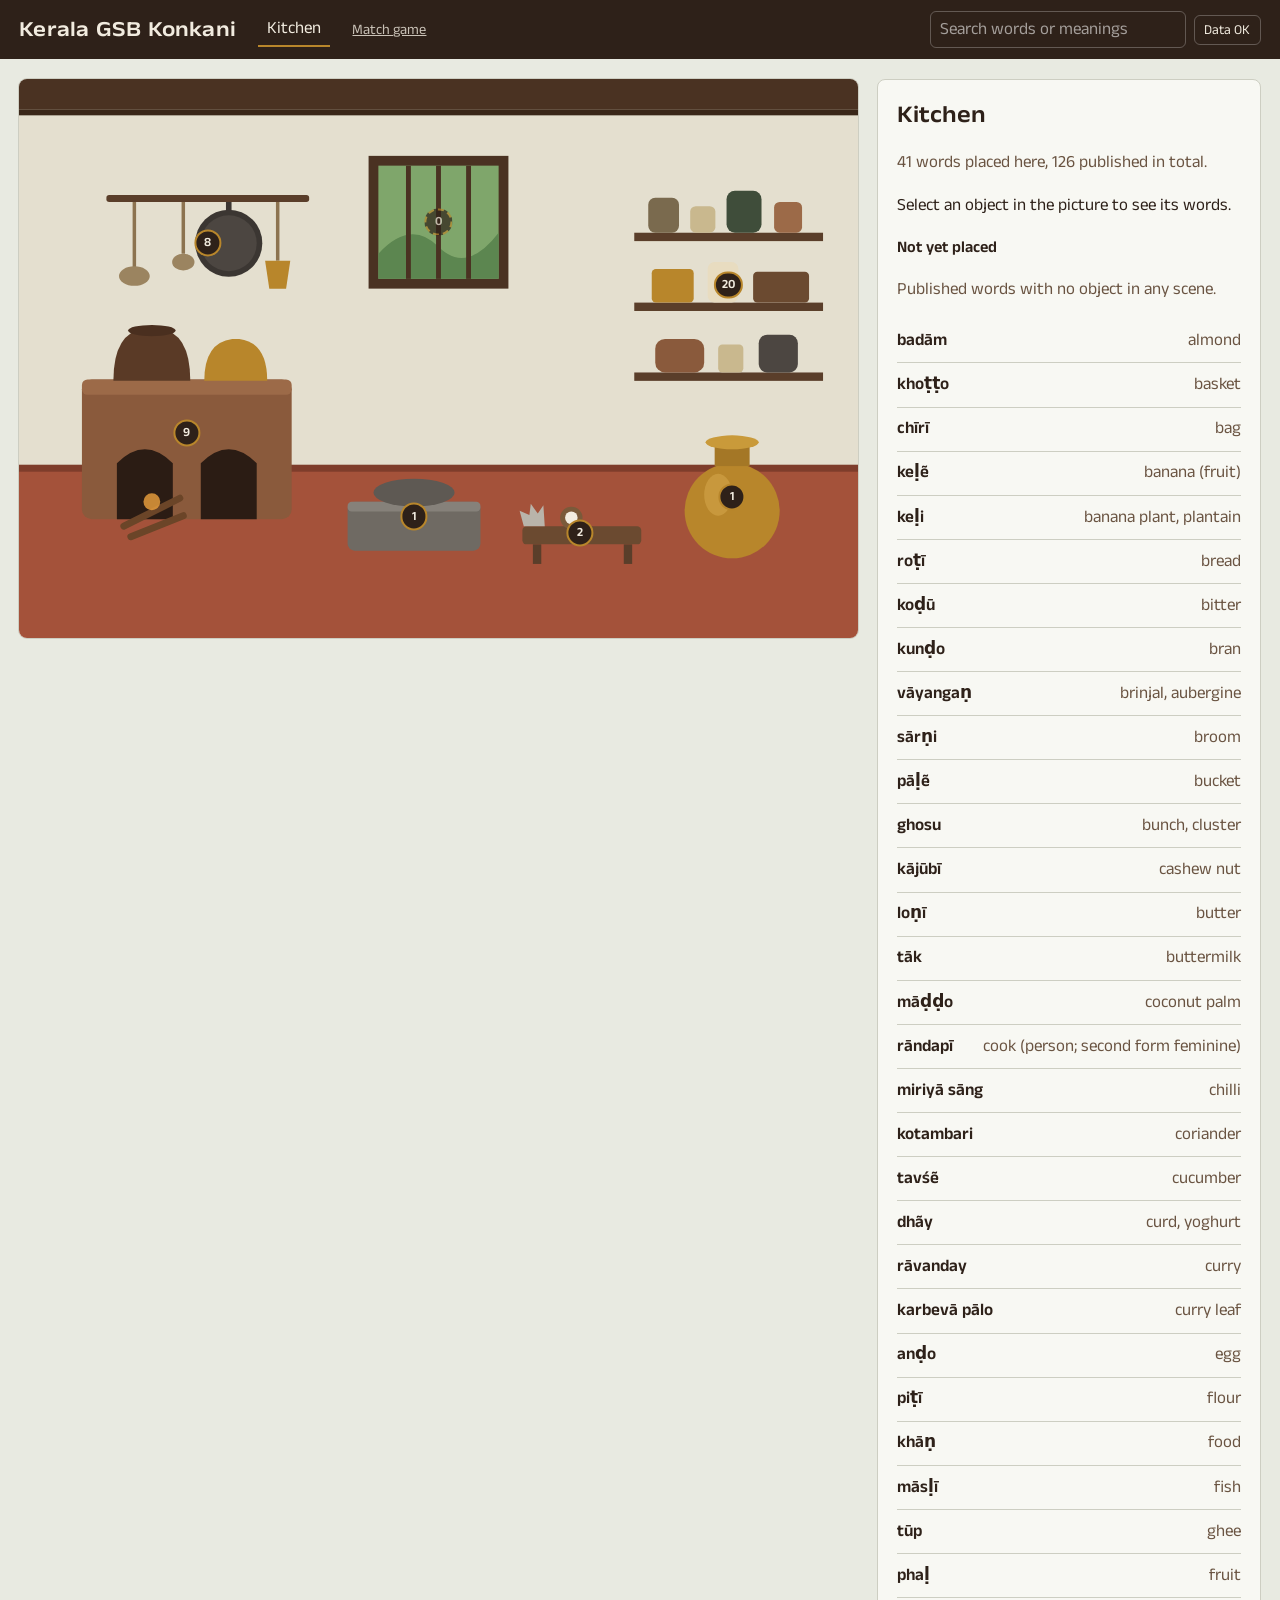
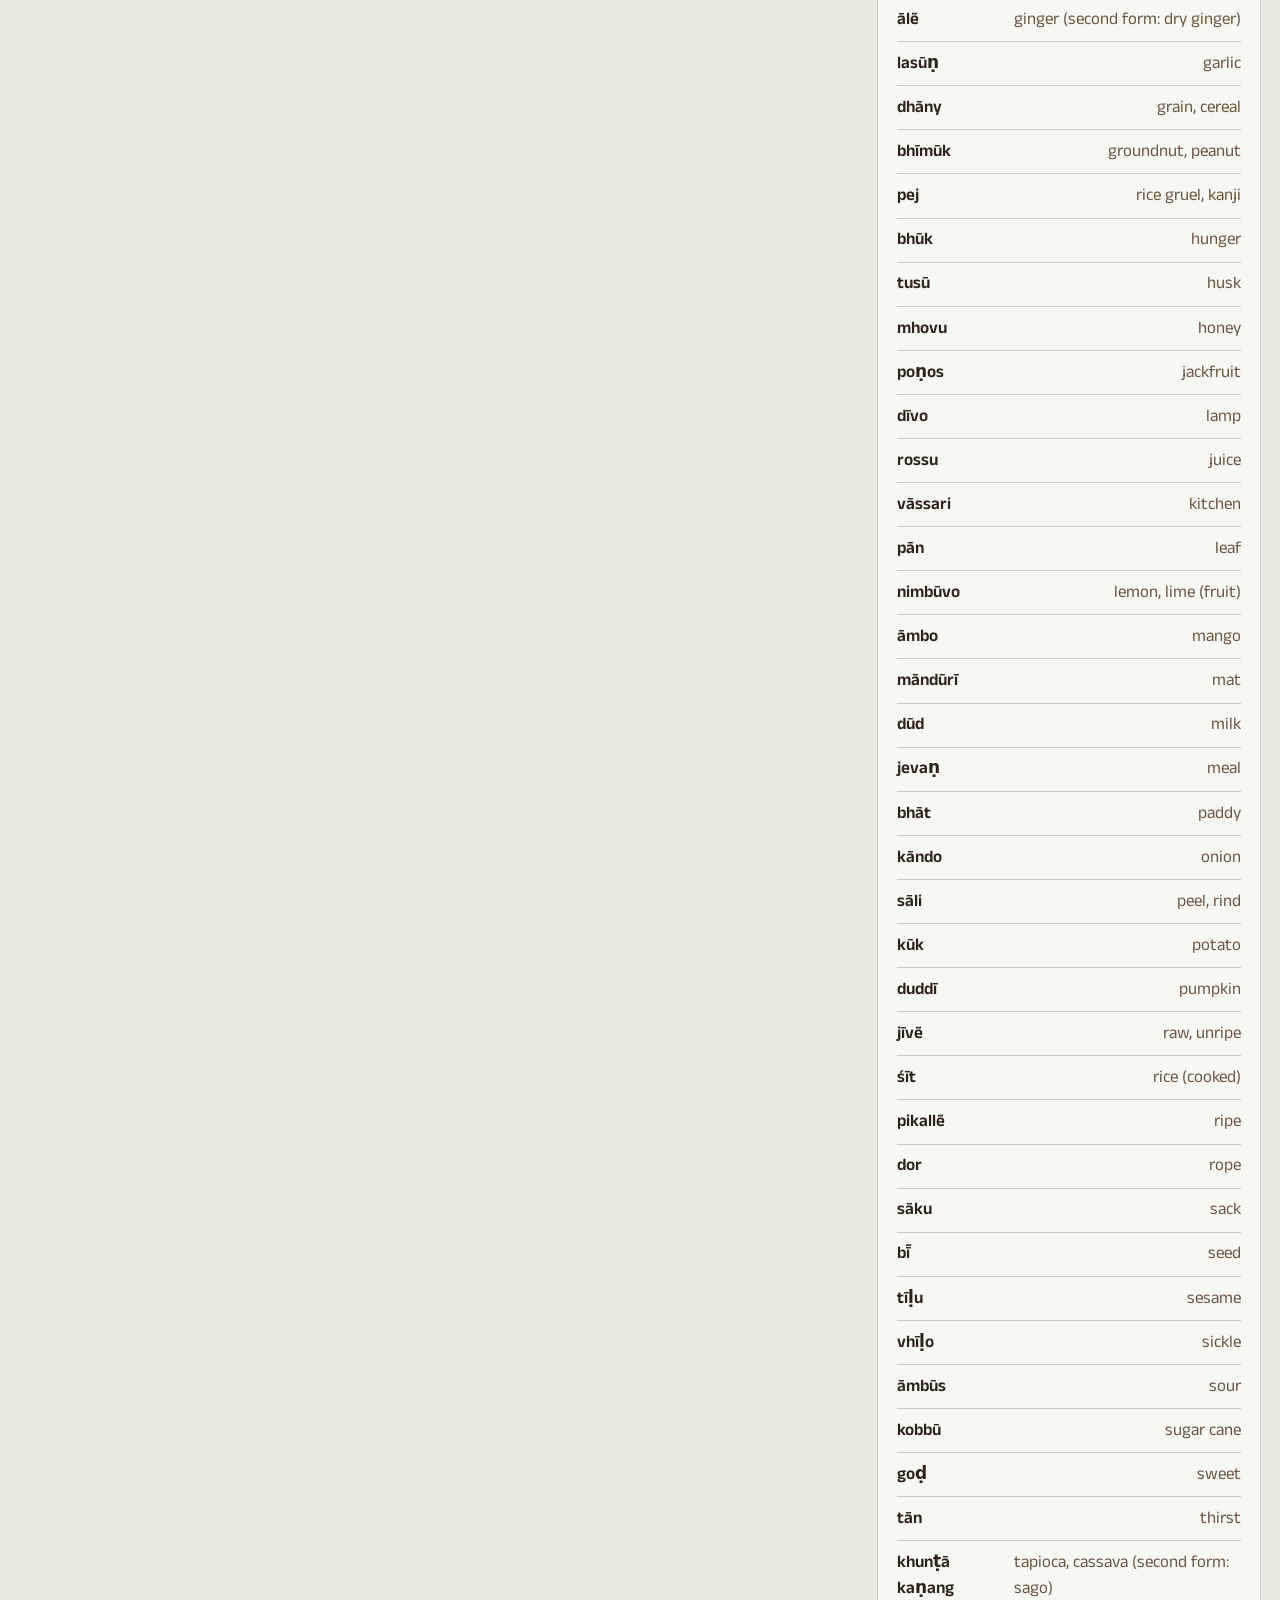
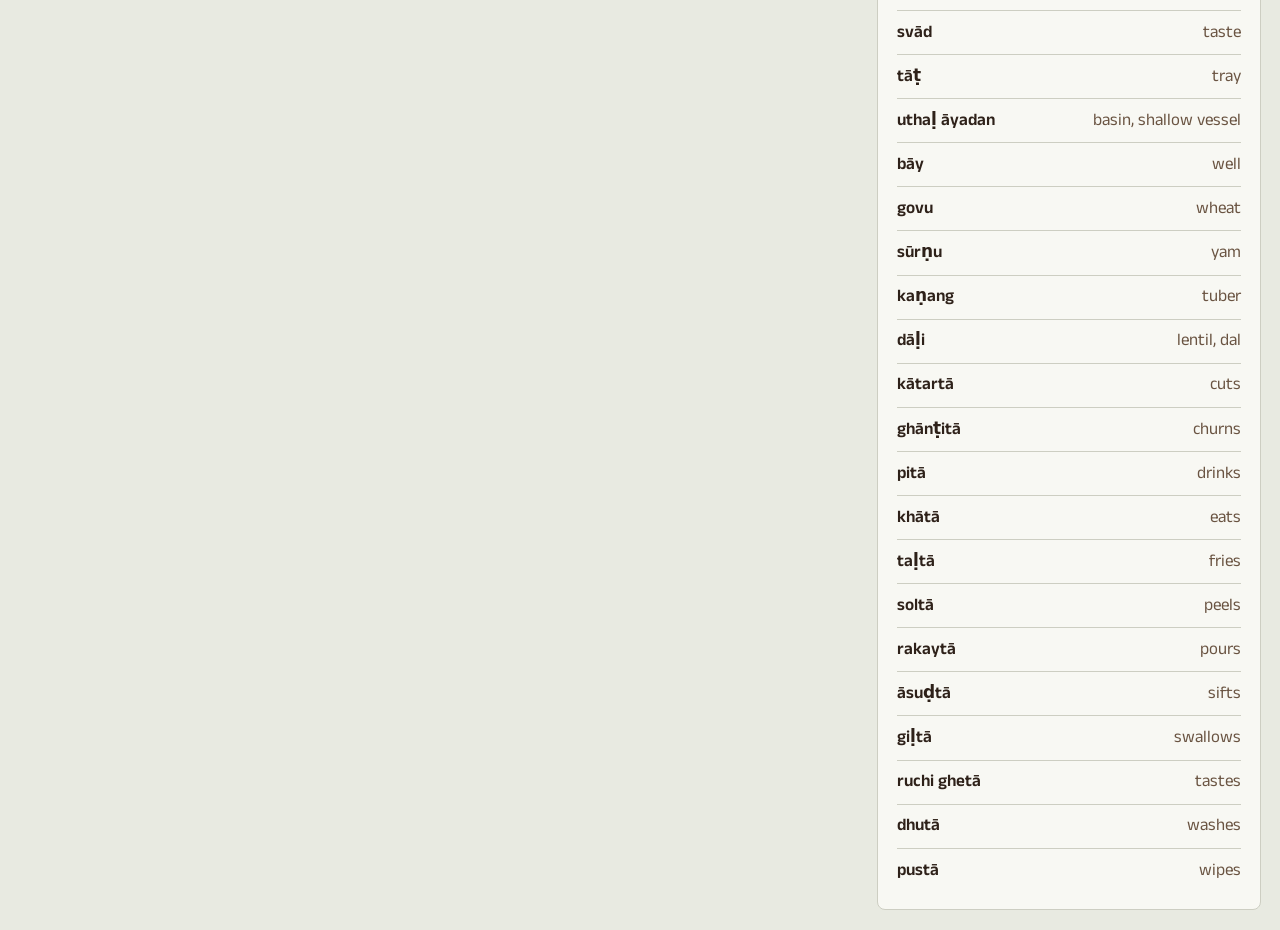
<file: index.html>
<!DOCTYPE html>
<html lang="en">
<head>
<meta charset="utf-8">
<meta name="viewport" content="width=device-width, initial-scale=1, viewport-fit=cover">
<title>Kerala GSB Konkani explorer</title>
<link rel="preconnect" href="https://fonts.googleapis.com">
<link rel="stylesheet" href="https://fonts.googleapis.com/css2?family=Anek+Malayalam:wdth,wght@75..125,300..700&family=Anek+Devanagari:wght@400;600&family=Anek+Kannada:wght@400;600&display=swap">
<link rel="stylesheet" href="styles.css">
<style>
  header { background: var(--head-bg); color: var(--head-fg); padding: .7rem 1.2rem; display: flex; flex-wrap: wrap; gap: .6rem 1.4rem; align-items: center; }
  header h1 { margin: 0; font-size: 1.35rem; font-weight: 600; font-stretch: 112%; letter-spacing: .01em; }
  .scenes { display: flex; gap: .3rem; }
  .scenes button { background: none; border: 0; color: var(--head-fg); opacity: .65; padding: .25rem .55rem; border-bottom: 2px solid transparent; }
  .scenes button[aria-pressed="true"] { opacity: 1; border-bottom-color: var(--brass); }
  .search { margin-left: auto; display: flex; gap: .5rem; align-items: center; }
  .search input { width: min(16rem, 60vw); background: transparent; color: var(--head-fg); border: 1px solid #ffffff40; border-radius: 6px; padding: .3rem .6rem; }
  .search input::placeholder { color: #ffffff90; }
  #issuesBtn { background: none; border: 1px solid #ffffff40; color: var(--head-fg); border-radius: 6px; padding: .25rem .6rem; font-size: .85rem; }
  #issuesBtn.has { border-color: var(--brass); color: var(--brass); }
  main { display: grid; grid-template-columns: minmax(0, 1fr) 24rem; gap: 1.2rem; padding: 1.2rem; max-width: 1500px; margin: 0 auto; }
  @media (max-width: 900px) { main { grid-template-columns: 1fr; } }
  .stage { position: relative; align-self: start; border-radius: 8px; overflow: hidden; box-shadow: 0 0 0 1px var(--line); background: var(--paper); }
  .stage img { display: block; width: 100%; height: auto; }
  .stage svg { position: absolute; inset: 0; width: 100%; height: 100%; }
  .hs { fill: transparent; stroke: transparent; stroke-width: 2; vector-effect: non-scaling-stroke; cursor: pointer; transition: fill .15s, stroke .15s; }
  .stage:hover .hs { stroke: color-mix(in srgb, var(--brass) 55%, transparent); stroke-dasharray: 5 4; }
  .hs:hover, .hs:focus { fill: color-mix(in srgb, var(--brass) 22%, transparent); stroke: var(--brass); stroke-dasharray: none; outline: none; }
  .hs.active { fill: color-mix(in srgb, var(--brass) 30%, transparent); stroke: var(--brass); stroke-width: 3; stroke-dasharray: none; }
  .count { position: absolute; transform: translate(-50%, -50%); pointer-events: none; background: var(--head-bg); color: var(--head-fg); border: 2px solid var(--brass); font-size: .78rem; font-weight: 600; min-width: 1.7rem; height: 1.7rem; border-radius: 1rem; display: grid; place-items: center; padding: 0 .35rem; }
  .count.zero { border-style: dashed; opacity: .7; }
  aside { background: var(--paper); border: 1px solid var(--line); border-radius: 8px; padding: 1.1rem 1.2rem; align-self: start; min-height: 20rem; }
  aside h2 { margin: 0 0 .2rem; font-size: 1.5rem; font-weight: 600; font-stretch: 108%; }
  aside h3 { margin: 1.1rem 0 .3rem; font-size: 1rem; font-weight: 600; }
  .back { background: none; border: 0; padding: 0; color: var(--leaf); margin-bottom: .6rem; }
  .list { list-style: none; padding: 0; margin: .6rem 0 0; }
  .list li + li { border-top: 1px solid var(--line); }
  .list button { width: 100%; text-align: left; background: none; border: 0; padding: .55rem 0; display: flex; justify-content: space-between; gap: 1rem; }
  .list button:hover .hw { color: var(--leaf); }
  .hw { font-weight: 600; }
  .word-head { font-size: 2rem; font-weight: 600; line-height: 1.15; margin: 0; font-stretch: 110%; }
  .scripts { display: flex; flex-wrap: wrap; gap: .2rem 1rem; font-size: 1.15rem; margin: .4rem 0; }
  .deva { font-family: var(--font-deva); } .knda { font-family: var(--font-knda); }
  .ipa { font-family: "Charis SIL", "Doulos SIL", "Gentium Plus", serif; }
  dl { margin: 0; display: grid; grid-template-columns: max-content 1fr; gap: .25rem .9rem; }
  dt { color: var(--ink-2); } dd { margin: 0; }
  .conf { display: inline-block; font-size: .8rem; padding: .05rem .5rem; border-radius: 1rem; margin-left: .4rem; vertical-align: .1em; }
  .conf.attested { background: var(--leaf); color: var(--paper); }
  .conf.proposed { background: color-mix(in srgb, var(--brass) 25%, transparent); color: var(--ink); border: 1px solid var(--brass); }
  .conf.speculative { border: 1px dashed var(--ink-2); color: var(--ink-2); }
  .thumb { display: block; width: 100%; max-width: 14rem; aspect-ratio: 1; object-fit: cover; border-radius: 8px; margin-top: .8rem; }
  .play { display: inline-flex; align-items: center; gap: .4rem; }
  .issue { padding: .45rem 0; border-top: 1px solid var(--line); font-size: .92rem; }
  .issue b { display: block; font-weight: 600; }
  .loader { max-width: 34rem; margin: 3rem auto; background: var(--paper); border: 1px solid var(--line); border-radius: 8px; padding: 1.5rem; }
  .loader h2 { margin-top: 0; }
  .sr { position: absolute; width: 1px; height: 1px; overflow: hidden; clip: rect(0 0 0 0); }
</style>
</head>
<body>
<header>
  <h1 id="title">Kerala GSB Konkani</h1>
  <nav class="scenes" id="sceneTabs" aria-label="Scenes"></nav>
  <a href="play.html" style="color:var(--head-fg);opacity:.8;font-size:.9rem">Match game</a>
  <div class="search">
    <label for="q" class="sr">Search words</label>
    <input id="q" type="search" placeholder="Search words or meanings">
    <button id="issuesBtn" hidden></button>
  </div>
</header>
<div id="app"></div>
<script src="config.js"></script>
<script src="lib.js"></script>
<script>
const cfg = window.EXPLORER_CONFIG;
const { esc } = Lib;
let D, issues = [], words = [], scene, hotById = new Map(), activeHs = null, audio;
document.getElementById("title").textContent = cfg.title;

const app = document.getElementById("app");

async function start() {
  try { init(await Lib.loadAll(cfg)); }
  catch (e) { showLoader(e); }
}

function showLoader(e) {
  app.innerHTML = `<div class="loader">
    <h2>Load the data files</h2>
    <p>The explorer couldn’t fetch its data (${esc(e.message)}). This happens when the page is opened straight from disk, or when a Google Sheets link in <code>config.js</code> is wrong.</p>
    <p>Select <b>lexicon.csv</b>, <b>hotspots.csv</b> and <b>scenes.csv</b> together to view them now.</p>
    <input type="file" id="files" accept=".csv" multiple>
    <p id="loadErr" class="err"></p></div>`;
  document.getElementById("files").onchange = async ev => {
    const got = {};
    for (const f of ev.target.files) {
      const n = f.name.toLowerCase();
      const key = n.includes("lexicon") ? "lexicon" : n.includes("hotspot") ? "hotspots" : n.includes("scene") ? "scenes" : null;
      if (key) got[key] = Lib.parseCSV(await f.text());
    }
    const missing = ["lexicon", "hotspots", "scenes"].filter(k => !got[k]);
    if (missing.length) { document.getElementById("loadErr").textContent = `Still missing: ${missing.join(", ")}.csv`; return; }
    init(got);
  };
}

function init(data) {
  D = data;
  issues = Lib.validate(D);
  words = D.lexicon.filter(w => (w.status || "").toLowerCase() === "published");
  D.hotspots.forEach(h => { h.points = Lib.parsePolygon(h.polygon); hotById.set(h.hotspot_id, h); });
  D.scenes.sort((a, b) => (+a.order || 0) - (+b.order || 0));
  const btn = document.getElementById("issuesBtn");
  btn.hidden = false;
  btn.textContent = issues.length ? `${issues.length} data issue${issues.length > 1 ? "s" : ""}` : "Data OK";
  btn.classList.toggle("has", issues.length > 0);
  btn.onclick = showIssues;
  const tabs = document.getElementById("sceneTabs");
  tabs.innerHTML = D.scenes.map(s => `<button data-scene="${esc(s.scene_id)}">${esc(s.title || s.scene_id)}</button>`).join("");
  tabs.onclick = e => { const b = e.target.closest("button"); if (b) openScene(b.dataset.scene); };
  document.getElementById("q").oninput = e => e.target.value.trim() ? showSearch(e.target.value.trim()) : showSceneHome();
  if (!D.scenes.length) { app.innerHTML = `<div class="loader"><h2>No scenes yet</h2><p>Add a row to scenes.csv with a scene_id, title and image path.</p></div>`; return; }
  openScene(D.scenes[0].scene_id);
}

const wordsAt = id => words.filter(w => w.hotspot_id === id);

function openScene(id) {
  scene = D.scenes.find(s => s.scene_id === id);
  document.querySelectorAll("#sceneTabs button").forEach(b => b.setAttribute("aria-pressed", b.dataset.scene === id));
  const hs = D.hotspots.filter(h => h.scene_id === id && h.points);
  app.innerHTML = `<main>
    <div class="stage" id="stage">
      <img src="${esc(scene.image)}" alt="${esc(scene.title)} scene">
      <svg viewBox="0 0 1 1" preserveAspectRatio="none" role="group" aria-label="Objects in the ${esc(scene.title)}">
        ${hs.map(h => `<polygon class="hs" data-id="${esc(h.hotspot_id)}" points="${h.points.map(p => p.join(",")).join(" ")}" tabindex="0" role="button" aria-label="${esc(h.label)}, ${wordsAt(h.hotspot_id).length} words"><title>${esc(h.label)}</title></polygon>`).join("")}
      </svg>
      ${hs.map(h => { const [x, y] = Lib.centroid(h.points), n = wordsAt(h.hotspot_id).length;
        return `<span class="count${n ? "" : " zero"}" style="left:${x * 100}%;top:${y * 100}%" aria-hidden="true">${n}</span>`; }).join("")}
    </div>
    <aside id="panel" aria-live="polite"></aside></main>`;
  const svg = app.querySelector("svg");
  svg.onclick = e => { const p = e.target.closest(".hs"); if (p) showHotspot(p.dataset.id); };
  svg.onkeydown = e => { const p = e.target.closest(".hs"); if (p && (e.key === "Enter" || e.key === " ")) { e.preventDefault(); showHotspot(p.dataset.id); } };
  showSceneHome();
}

function setActive(id) {
  activeHs = id;
  app.querySelectorAll(".hs").forEach(p => p.classList.toggle("active", p.dataset.id === id));
}
const panel = () => document.getElementById("panel");

function wordList(list) {
  return `<ul class="list">${list.map(w => `<li><button data-word="${esc(w.word_id)}"><span class="hw">${esc(w.romanized)}</span><span class="muted">${esc(w.meaning.length > 38 ? w.meaning.slice(0, 36) + "…" : w.meaning)}</span></button></li>`).join("")}</ul>`;
}
function bindWords(back) {
  panel().querySelectorAll("[data-word]").forEach(b => b.onclick = () => showWord(b.dataset.word, back));
}

function showSceneHome() {
  setActive(null);
  const ids = new Set(D.hotspots.filter(h => h.scene_id === scene.scene_id).map(h => h.hotspot_id));
  const here = words.filter(w => ids.has(w.hotspot_id)).length;
  const unplaced = words.filter(w => !w.hotspot_id || !hotById.has(w.hotspot_id));
  panel().innerHTML = `<h2>${esc(scene.title)}</h2>
    <p class="muted">${here} word${here === 1 ? "" : "s"} placed here, ${words.length} published in total.</p>
    <p>Select an object in the picture to see its words.</p>
    ${unplaced.length ? `<h3>Not yet placed</h3><p class="muted">Published words with no object in any scene.</p>${wordList(unplaced)}` : ""}`;
  bindWords(showSceneHome);
}

function showHotspot(id) {
  setActive(id);
  const h = hotById.get(id), list = wordsAt(id);
  panel().innerHTML = `<button class="back">‹ ${esc(scene.title)}</button>
    <h2>${esc(h.label)}</h2>
    ${list.length ? wordList(list) : `<p class="muted">No published words for this object yet.</p>`}`;
  panel().querySelector(".back").onclick = showSceneHome;
  bindWords(() => showHotspot(id));
}

function showSearch(q) {
  const s = q.toLowerCase();
  const fields = ["romanized", "malayalam_script", "devanagari", "kannada_script", "meaning", "cmp_mangalore_gsb", "cmp_goan", "cmp_malayalam"];
  const hits = words.filter(w => fields.some(f => (w[f] || "").toLowerCase().includes(s)));
  setActive(null);
  panel().innerHTML = `<h2>Search</h2><p class="muted">${hits.length} result${hits.length === 1 ? "" : "s"} for “${esc(q)}”</p>${wordList(hits)}`;
  bindWords(() => showSearch(q));
}

function showWord(id, back) {
  const w = D.lexicon.find(x => x.word_id === id);
  const h = hotById.get(w.hotspot_id);
  if (h && h.scene_id !== scene.scene_id) { openScene(h.scene_id); }
  if (h) setActive(h.hotspot_id);
  const row = (k, v, cls = "") => v ? `<dt>${k}</dt><dd class="${cls}">${esc(v)}</dd>` : "";
  const conf = (w.confidence || "").toLowerCase();
  const cmp = [["Mangalore GSB", w.cmp_mangalore_gsb], ["Goan", w.cmp_goan], ["Malayalam", w.cmp_malayalam]].filter(c => c[1]);
  panel().innerHTML = `<button class="back">‹ Back</button>
    <p class="word-head">${esc(w.romanized)}</p>
    <div class="scripts">${w.malayalam_script ? `<span lang="ml">${esc(w.malayalam_script)}</span>` : ""}${w.devanagari ? `<span class="deva" lang="kok">${esc(w.devanagari)}</span>` : ""}${w.kannada_script ? `<span class="knda" lang="kn">${esc(w.kannada_script)}</span>` : ""}</div>
    <p class="muted">${w.ipa ? `<span class="ipa">/${esc(w.ipa)}/</span> ` : ""}${esc(w.pos)}</p>
    ${w.audio_file ? `<button class="btn play" id="play">▶ Listen</button> <span id="aerr" class="err"></span>` : ""}
    ${w.thumb ? `<img class="thumb" src="${esc(w.thumb)}" alt="${esc(w.meaning)}" onerror="this.remove()">` : ""}
    <h3>Meaning</h3><p>${esc(w.meaning)}</p>
    ${w.variants ? `<p class="muted">Also: ${esc(w.variants)}</p>` : ""}
    ${w.example_konkani ? `<p><i>${esc(w.example_konkani)}</i><br><span class="muted">${esc(w.example_english)}</span></p>` : ""}
    ${w.etymology ? `<h3>Etymology ${conf ? `<span class="conf ${conf}">${esc(conf)}</span>` : ""}</h3>
      <p>${w.etymology_lang ? `<b>${esc(w.etymology_lang)}.</b> ` : ""}${esc(w.etymology)}</p>
      ${w.source ? `<p class="muted">Source: ${esc(w.source)}</p>` : ""}` : ""}
    ${cmp.length ? `<h3>Compare</h3><dl>${cmp.map(c => row(c[0], c[1])).join("")}</dl>` : ""}
    ${w.speaker_region ? `<p class="muted">Speaker region: ${esc(w.speaker_region)}</p>` : ""}`;
  panel().querySelector(".back").onclick = back;
  const p = document.getElementById("play");
  if (p) p.onclick = () => {
    if (audio) audio.pause();
    audio = new Audio(cfg.audioBase + w.audio_file);
    audio.onerror = () => document.getElementById("aerr").textContent = `Audio file not found: ${cfg.audioBase}${w.audio_file}`;
    audio.play().catch(() => {});
  };
}

function showIssues() {
  setActive(null);
  panel().innerHTML = `<button class="back">‹ ${esc(scene ? scene.title : "Back")}</button><h2>Data check</h2>
    ${issues.length ? `<p class="muted">Fix these in the sheet. Rows with problems still load where possible.</p>${issues.map(i => `<div class="issue"><b>${esc(i.where)}</b>${esc(i.msg)}</div>`).join("")}` : `<p>No problems found in the three sheets.</p>`}
    <h3>Media files</h3><p class="muted">Checks that every published word’s audio and thumbnail files exist. Needs the site to be hosted, not opened from disk.</p>
    <button class="btn" id="chkAudio">Check media files</button><div id="audioRes"></div>`;
  panel().querySelector(".back").onclick = showSceneHome;
  document.getElementById("chkAudio").onclick = async () => {
    const res = document.getElementById("audioRes"); res.textContent = "Checking…";
    const files = [];
    words.forEach(w => { if (w.audio_file) files.push([w, cfg.audioBase + w.audio_file]); if (w.thumb) files.push([w, w.thumb]); });
    const missing = [];
    await Promise.all(files.map(async ([w, url]) => {
      try { const r = await fetch(url, { method: "HEAD" }); if (!r.ok) missing.push([w, url]); } catch { missing.push([w, url]); }
    }));
    res.innerHTML = missing.length ? `<p class="err">${missing.length} of ${files.length} missing:</p>${missing.map(([w, u]) => `<div class="issue">${esc(w.word_id)}: ${esc(u)}</div>`).join("")}` : `<p>All ${files.length} media files found.</p>`;
  };
}
start();
</script>
</body>
</html>
</file>
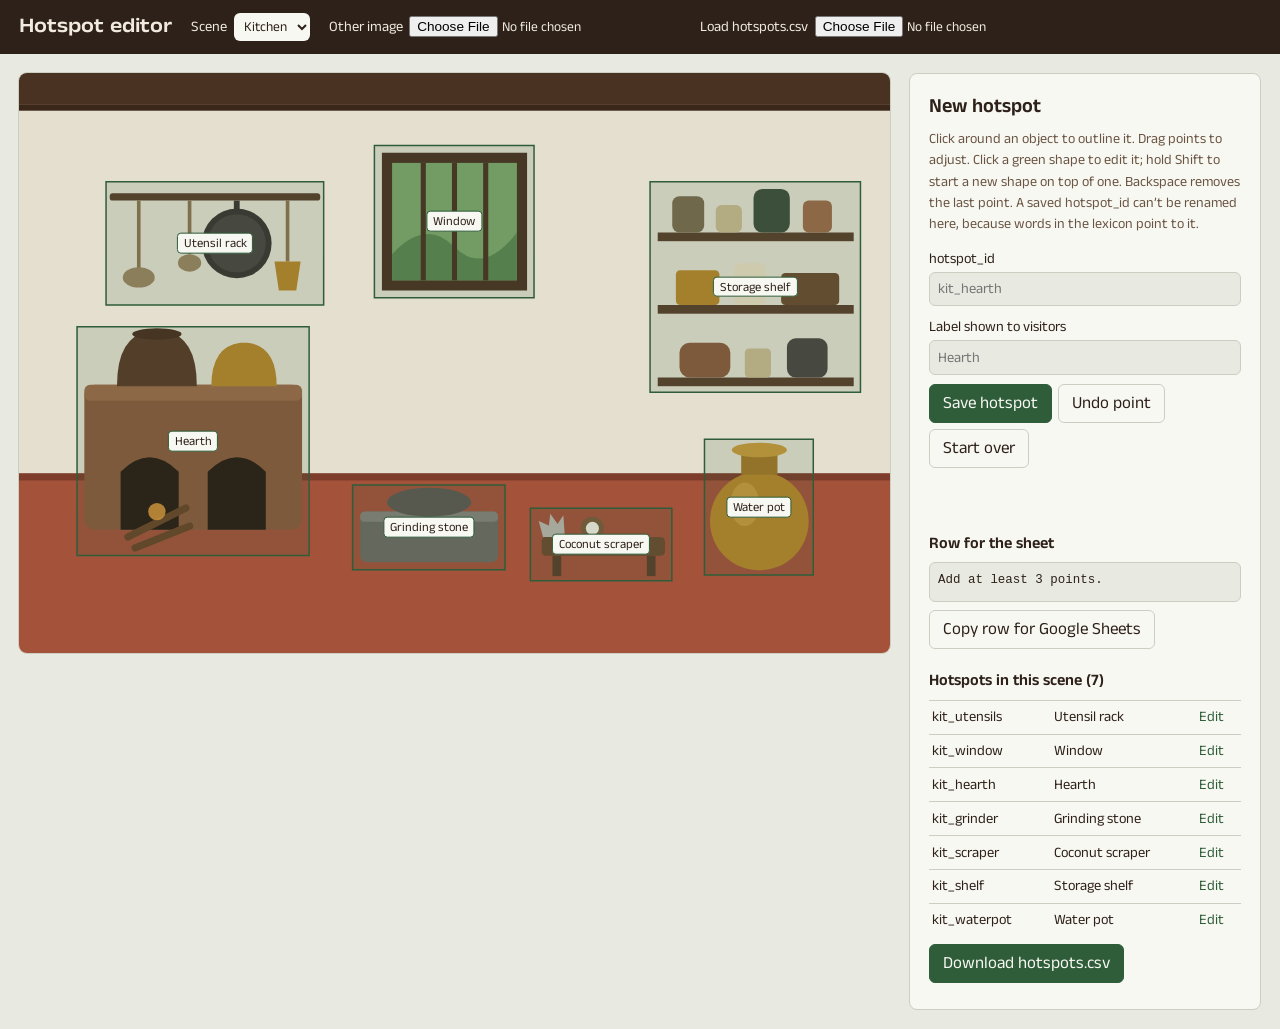
<file: editor.html>
<!DOCTYPE html>
<html lang="en">
<head>
<meta charset="utf-8">
<meta name="viewport" content="width=device-width, initial-scale=1, viewport-fit=cover">
<title>Hotspot editor</title>
<link rel="preconnect" href="https://fonts.googleapis.com">
<link rel="stylesheet" href="https://fonts.googleapis.com/css2?family=Anek+Malayalam:wdth,wght@75..125,300..700&display=swap">
<link rel="stylesheet" href="styles.css">
<style>
  header { background: var(--head-bg); color: var(--head-fg); padding: .7rem 1.2rem; display: flex; flex-wrap: wrap; gap: .6rem 1.2rem; align-items: center; }
  header h1 { margin: 0; font-size: 1.3rem; font-weight: 600; font-stretch: 112%; }
  header label { font-size: .9rem; display: flex; gap: .4rem; align-items: center; }
  header select, header input[type=file] { font-size: .85rem; }
  header select { background: var(--paper); color: var(--ink); border-radius: 6px; border: 0; padding: .2rem .4rem; }
  main { display: grid; grid-template-columns: minmax(0, 1fr) 22rem; gap: 1.2rem; padding: 1.2rem; max-width: 1500px; margin: 0 auto; }
  @media (max-width: 900px) { main { grid-template-columns: 1fr; } }
  .stage { position: relative; align-self: start; border-radius: 8px; overflow: hidden; box-shadow: 0 0 0 1px var(--line); cursor: crosshair; user-select: none; touch-action: none; background: var(--paper); }
  .stage img { display: block; width: 100%; height: auto; pointer-events: none; }
  .stage svg { position: absolute; inset: 0; width: 100%; height: 100%; }
  .ex { fill: color-mix(in srgb, var(--leaf) 14%, transparent); stroke: var(--leaf); stroke-width: 1.5; vector-effect: non-scaling-stroke; cursor: pointer; }
  .ex:hover { fill: color-mix(in srgb, var(--leaf) 28%, transparent); }
  .ex.editing { display: none; }
  .draft { fill: color-mix(in srgb, var(--brass) 25%, transparent); stroke: var(--brass); stroke-width: 2.5; vector-effect: non-scaling-stroke; pointer-events: none; }
  .tag { position: absolute; transform: translate(-50%, -50%); pointer-events: none; font-size: .78rem; background: var(--paper); color: var(--ink); border: 1px solid var(--leaf); border-radius: 4px; padding: 0 .35rem; white-space: nowrap; }
  .handle { position: absolute; width: 14px; height: 14px; margin: -7px 0 0 -7px; border-radius: 50%; background: var(--brass); border: 2px solid var(--paper); cursor: grab; }
  .handle:first-of-type { background: var(--leaf); }
  aside { background: var(--paper); border: 1px solid var(--line); border-radius: 8px; padding: 1.1rem 1.2rem; align-self: start; }
  aside h2 { margin: 0 0 .5rem; font-size: 1.25rem; font-weight: 600; }
  aside h3 { margin: 1.3rem 0 .4rem; font-size: 1rem; font-weight: 600; }
  .field { display: grid; gap: .15rem; margin-bottom: .6rem; font-size: .9rem; }
  .field input[readonly] { opacity: .7; }
  .field input { border: 1px solid var(--line); background: var(--wash); border-radius: 6px; padding: .35rem .5rem; }
  .row { display: flex; flex-wrap: wrap; gap: .4rem; margin: .5rem 0; }
  .help { font-size: .88rem; color: var(--ink-2); margin: 0 0 .8rem; }
  output { display: block; font-family: ui-monospace, Consolas, monospace; font-size: .78rem; background: var(--wash); border: 1px solid var(--line); border-radius: 6px; padding: .5rem; word-break: break-all; min-height: 2.5rem; }
  table { width: 100%; border-collapse: collapse; font-size: .9rem; }
  td { padding: .35rem .2rem; border-top: 1px solid var(--line); }
  td button { background: none; border: 0; color: var(--leaf); padding: 0; }
  #msg { min-height: 1.4em; font-size: .9rem; }
</style>
</head>
<body>
<header>
  <h1>Hotspot editor</h1>
  <label>Scene <select id="sceneSel"></select></label>
  <label>Other image <input type="file" id="imgFile" accept="image/*"></label>
  <label>Load hotspots.csv <input type="file" id="hotFile" accept=".csv"></label>
</header>
<main>
  <div class="stage" id="stage">
    <img id="img" alt="Scene being edited">
    <svg viewBox="0 0 1 1" preserveAspectRatio="none" id="svg"></svg>
    <div id="overlay"></div>
  </div>
  <aside>
    <h2 id="formTitle">New hotspot</h2>
    <p class="help">Click around an object to outline it. Drag points to adjust. Click a green shape to edit it; hold Shift to start a new shape on top of one. Backspace removes the last point. A saved hotspot_id can’t be renamed here, because words in the lexicon point to it.</p>
    <div class="field"><label for="hid">hotspot_id</label><input id="hid" placeholder="kit_hearth"></div>
    <div class="field"><label for="hlabel">Label shown to visitors</label><input id="hlabel" placeholder="Hearth"></div>
    <div class="row">
      <button class="btn primary" id="save">Save hotspot</button>
      <button class="btn" id="undo">Undo point</button>
      <button class="btn" id="clear">Start over</button>
    </div>
    <div class="row"><button class="btn" id="del" hidden>Delete hotspot</button></div>
    <p id="msg"></p>
    <h3>Row for the sheet</h3>
    <output id="out"></output>
    <div class="row"><button class="btn" id="copy">Copy row for Google Sheets</button></div>
    <h3 id="listTitle">Hotspots in this scene</h3>
    <table id="list"></table>
    <div class="row"><button class="btn primary" id="download">Download hotspots.csv</button></div>
  </aside>
</main>
<script src="config.js"></script>
<script src="lib.js"></script>
<script>
const cfg = window.EXPLORER_CONFIG, { esc } = Lib, $ = id => document.getElementById(id);
const HEAD = ["hotspot_id", "scene_id", "label", "polygon"];
let scenes = [], hotspots = [], sceneId = "", draft = [], editing = null, dragging = null;

function msg(t, err) { $("msg").textContent = t; $("msg").className = err ? "err" : "muted"; }

async function boot() {
  try { scenes = Lib.parseCSV(await Lib.fetchText(cfg.scenes)); } catch { scenes = []; }
  try { hotspots = Lib.parseCSV(await Lib.fetchText(cfg.hotspots)); } catch { hotspots = []; msg("Couldn’t fetch hotspots.csv. Load it with the button above, or start fresh.", true); }
  if (!scenes.length) scenes = [{ scene_id: "scene1", title: "Uploaded image", image: "" }];
  $("sceneSel").innerHTML = scenes.map(s => `<option value="${esc(s.scene_id)}">${esc(s.title || s.scene_id)}</option>`).join("");
  setScene(scenes[0].scene_id);
}
function setScene(id) {
  sceneId = id; const s = scenes.find(x => x.scene_id === id);
  if (s && s.image) $("img").src = s.image;
  resetDraft(); render();
}
$("sceneSel").onchange = e => setScene(e.target.value);
$("imgFile").onchange = e => { const f = e.target.files[0]; if (f) { $("img").src = URL.createObjectURL(f); msg(`Using ${f.name}. Its path must match the image column in scenes.csv.`); } };
$("hotFile").onchange = async e => { const f = e.target.files[0]; if (!f) return; hotspots = Lib.parseCSV(await f.text()); resetDraft(); render(); msg(`Loaded ${hotspots.length} hotspots from ${f.name}.`); };

function resetDraft() { draft = []; editing = null; $("hid").readOnly = false; $("hid").value = ""; $("hlabel").value = ""; }

function norm(e) {
  const r = $("stage").getBoundingClientRect();
  const c = v => Math.min(1, Math.max(0, v));
  return [c((e.clientX - r.left) / r.width), c((e.clientY - r.top) / r.height)];
}

$("stage").addEventListener("click", e => {
  if (e.target.classList.contains("handle")) return;
  const ex = e.target.closest(".ex");
  if (editing) return; // existing shapes are adjusted by dragging; use Start over to draw a new one
  if (ex && !draft.length && !e.shiftKey) { loadHotspot(ex.dataset.id); return; }
  draft.push(norm(e)); render();
});
$("overlay").addEventListener("pointerdown", e => {
  if (!e.target.classList.contains("handle")) return;
  dragging = +e.target.dataset.i; e.target.setPointerCapture(e.pointerId); e.preventDefault();
});
$("overlay").addEventListener("pointermove", e => { if (dragging !== null) { draft[dragging] = norm(e); render(); } });
$("overlay").addEventListener("pointerup", () => { dragging = null; });
document.addEventListener("keydown", e => {
  if (e.key === "Backspace" && !/INPUT|SELECT/.test(document.activeElement.tagName)) { e.preventDefault(); $("undo").click(); }
});

function loadHotspot(id) {
  const h = hotspots.find(x => x.hotspot_id === id); if (!h) return;
  editing = id; draft = Lib.parsePolygon(h.polygon) || [];
  $("hid").value = h.hotspot_id; $("hid").readOnly = true; $("hlabel").value = h.label; render();
  msg(`Editing ${id}. Drag points, then save.`);
}

function currentRow() {
  return { hotspot_id: $("hid").value.trim(), scene_id: sceneId, label: $("hlabel").value.trim(), polygon: draft.length >= 3 ? Lib.formatPolygon(draft) : "" };
}

function render() {
  const here = hotspots.filter(h => h.scene_id === sceneId);
  const pts = p => p.map(q => q.join(",")).join(" ");
  $("svg").innerHTML = here.map(h => { const p = Lib.parsePolygon(h.polygon); return p ? `<polygon class="ex${h.hotspot_id === editing ? " editing" : ""}" data-id="${esc(h.hotspot_id)}" points="${pts(p)}"><title>${esc(h.label)}</title></polygon>` : ""; }).join("")
    + (draft.length ? `<polygon class="draft" points="${pts(draft)}"/>` : "");
  $("overlay").innerHTML = here.filter(h => h.hotspot_id !== editing).map(h => { const p = Lib.parsePolygon(h.polygon); if (!p) return ""; const [x, y] = Lib.centroid(p); return `<span class="tag" style="left:${x * 100}%;top:${y * 100}%">${esc(h.label || h.hotspot_id)}</span>`; }).join("")
    + draft.map(([x, y], i) => `<span class="handle" data-i="${i}" style="left:${x * 100}%;top:${y * 100}%"></span>`).join("");
  $("formTitle").textContent = editing ? `Editing ${editing}` : "New hotspot";
  $("del").hidden = !editing;
  const r = currentRow();
  $("out").textContent = r.polygon ? HEAD.map(k => r[k]).join("\t") : "Add at least 3 points.";
  $("listTitle").textContent = `Hotspots in this scene (${here.length})`;
  $("list").innerHTML = here.map(h => `<tr><td>${esc(h.hotspot_id)}</td><td>${esc(h.label)}</td><td><button data-edit="${esc(h.hotspot_id)}">Edit</button></td></tr>`).join("");
  $("list").querySelectorAll("[data-edit]").forEach(b => b.onclick = () => loadHotspot(b.dataset.edit));
}
["hid", "hlabel"].forEach(id => $(id).oninput = render);

$("undo").onclick = () => { if (editing && draft.length <= 3) return msg("A hotspot needs at least 3 points.", true); draft.pop(); render(); };
$("clear").onclick = () => { resetDraft(); render(); msg(""); };
$("save").onclick = () => {
  const r = currentRow();
  if (!r.hotspot_id) return msg("Enter a hotspot_id.", true);
  if (!/^[a-z0-9_\-]+$/i.test(r.hotspot_id)) return msg("Use letters, numbers, _ or - in hotspot_id.", true);
  if (!r.polygon) return msg("Outline the object with at least 3 points.", true);
  const clash = hotspots.find(h => h.hotspot_id === r.hotspot_id);
  if (clash && r.hotspot_id !== editing) return msg(`${r.hotspot_id} already exists. Pick another id or edit that one.`, true);
  if (editing) hotspots = hotspots.map(h => h.hotspot_id === editing ? r : h); else hotspots.push(r);
  msg(`Saved ${r.hotspot_id}. Download hotspots.csv or copy the row into the sheet.`);
  editing = r.hotspot_id; render();
};
$("del").onclick = () => {
  if (!confirm(`Delete ${editing}? Words pointing at it will show under “Not yet placed”.`)) return;
  hotspots = hotspots.filter(h => h.hotspot_id !== editing); msg(`Deleted ${editing}.`); resetDraft(); render();
};
$("copy").onclick = async () => {
  const r = currentRow(); if (!r.polygon) return msg("Nothing to copy yet.", true);
  try { await navigator.clipboard.writeText(HEAD.map(k => r[k]).join("\t")); msg("Row copied. Paste into the first empty row of the hotspots tab."); }
  catch { msg("Clipboard blocked. Select the row text above and copy it manually.", true); }
};
$("download").onclick = () => {
  const blob = new Blob([Lib.toCSV(hotspots, HEAD)], { type: "text/csv" });
  const a = document.createElement("a"); a.href = URL.createObjectURL(blob); a.download = "hotspots.csv"; a.click();
  msg("Downloaded hotspots.csv. Replace the file in /data, or import it into the sheet tab.");
};
boot();
</script>
</body>
</html>
</file>
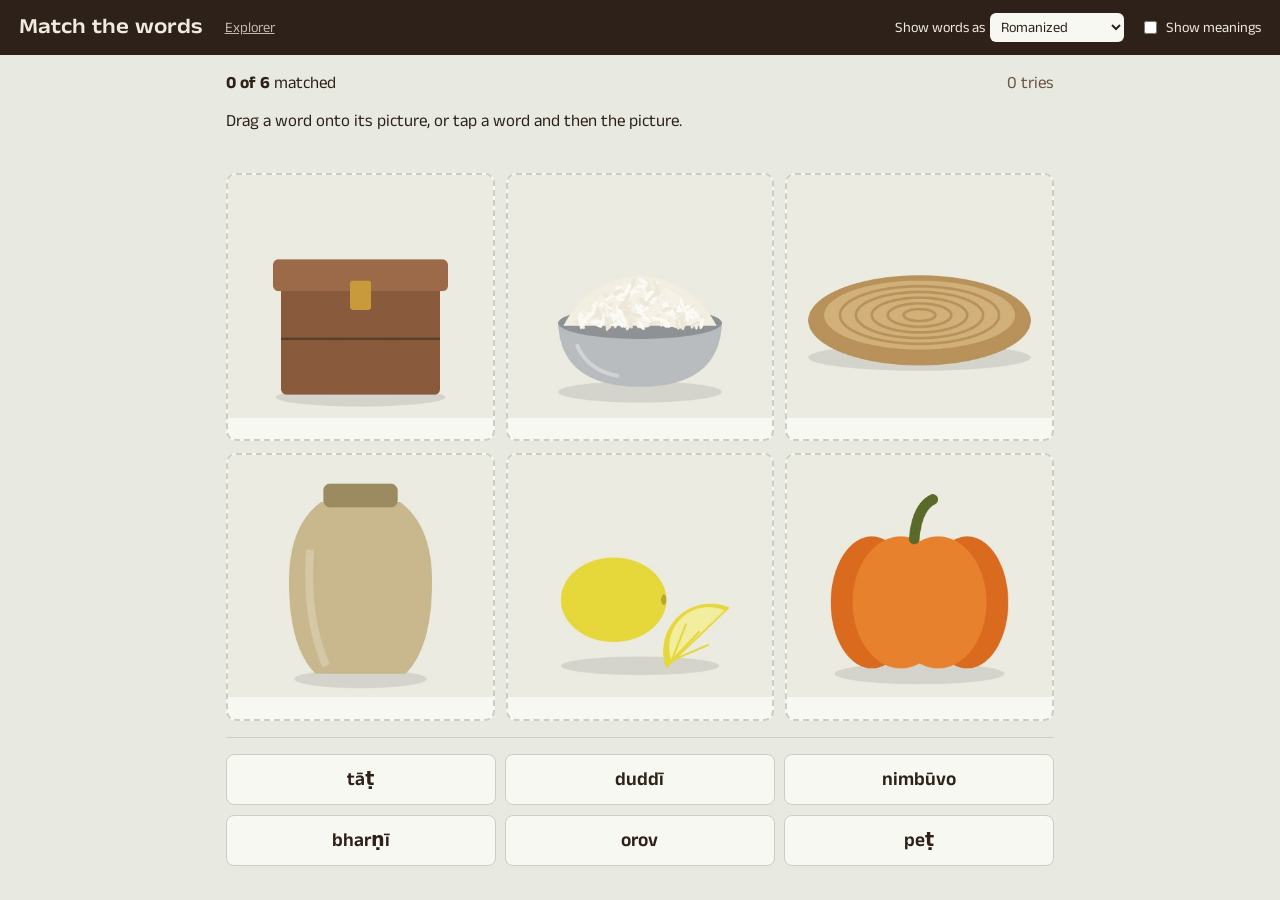
<file: play.html>
<!DOCTYPE html>
<html lang="en">
<head>
<meta charset="utf-8">
<meta name="viewport" content="width=device-width, initial-scale=1, viewport-fit=cover">
<title>Match the words</title>
<link rel="preconnect" href="https://fonts.googleapis.com">
<link rel="stylesheet" href="https://fonts.googleapis.com/css2?family=Anek+Malayalam:wdth,wght@75..125,300..700&family=Anek+Devanagari:wght@400;600&display=swap">
<link rel="stylesheet" href="styles.css">
<style>
  header { background: var(--head-bg); color: var(--head-fg); padding: .7rem 1.2rem; display: flex; flex-wrap: wrap; gap: .6rem 1.4rem; align-items: center; }
  header h1 { margin: 0; font-size: 1.35rem; font-weight: 600; font-stretch: 112%; }
  header a { color: var(--head-fg); opacity: .75; font-size: .9rem; }
  .controls { margin-left: auto; display: flex; flex-wrap: wrap; gap: .5rem 1rem; align-items: center; font-size: .9rem; }
  .controls select { background: var(--paper); color: var(--ink); border: 0; border-radius: 6px; padding: .2rem .4rem; }
  .controls label { display: flex; gap: .35rem; align-items: center; }
  main { max-width: 860px; margin: 0 auto; padding: 1rem 1rem 2rem; }
  .status { display: flex; justify-content: space-between; align-items: baseline; gap: 1rem; margin-bottom: .8rem; }
  .status p { margin: 0; }
  #feedback { min-height: 3em; margin: .2rem 0 .8rem; }
  .pics { display: grid; grid-template-columns: repeat(3, 1fr); gap: .7rem; }
  .pic { position: relative; background: var(--paper); border: 2px dashed var(--line); border-radius: 10px; padding: 0; overflow: hidden; aspect-ratio: 1; display: flex; flex-direction: column; text-align: center; }
  .pic img { width: 100%; flex: 1; min-height: 0; object-fit: cover; display: block; }
  .pic .text { flex: 1; min-height: 0; display: grid; place-items: center; padding: .5rem; font-size: clamp(.8rem, 2.6vw, 1.05rem); line-height: 1.25; overflow: hidden; overflow-wrap: anywhere; }
  .pic .cap { font-size: .85rem; padding: .2rem .3rem; color: var(--ink-2); min-height: 1.6em; }
  .pic.over { border-color: var(--brass); border-style: solid; background: color-mix(in srgb, var(--brass) 12%, var(--paper)); }
  .pic.done { border: 2px solid var(--leaf); cursor: default; }
  .pic.done .cap { background: var(--leaf); color: var(--paper); font-weight: 600; font-size: 1rem; }
  .pic.miss { border-color: var(--oxide); border-style: solid; animation: shake .35s; }
  .pic.hint { border-color: var(--brass); border-style: solid; box-shadow: 0 0 0 4px color-mix(in srgb, var(--brass) 45%, transparent); }
  @keyframes shake { 25% { transform: translateX(-5px); } 75% { transform: translateX(5px); } }
  .tray { display: grid; grid-template-columns: repeat(3, 1fr); gap: .6rem; margin-top: 1rem; padding-top: 1rem; border-top: 1px solid var(--line); }
  .word { background: var(--paper); border: 1.5px solid var(--line); border-radius: 8px; padding: .55rem .4rem; font-size: 1.2rem; font-weight: 600; touch-action: none; user-select: none; cursor: grab; min-height: 3.2rem; }
  .word .sub { display: block; font-size: .8rem; font-weight: 400; color: var(--ink-2); }
  .word.sel { border-color: var(--leaf); box-shadow: 0 0 0 3px color-mix(in srgb, var(--leaf) 35%, transparent); }
  .word.used { visibility: hidden; }
  .deva { font-family: var(--font-deva); }
  .ghost { position: fixed; z-index: 10; pointer-events: none; transform: translate(-50%, -60%) rotate(-3deg); box-shadow: 0 6px 18px rgba(0,0,0,.25); opacity: .95; }
  .done-box { text-align: center; padding: 1.5rem 1rem; background: var(--paper); border: 1px solid var(--line); border-radius: 10px; margin-top: 1rem; }
  .done-box p { margin: .3rem 0; }
  .done-box .big { font-size: 1.6rem; font-weight: 600; font-stretch: 110%; }
  .empty { background: var(--paper); border: 1px solid var(--line); border-radius: 10px; padding: 1.4rem; }
  @media (max-width: 520px) { .pic .cap { font-size: .78rem; } .word { font-size: 1.05rem; } }
</style>
</head>
<body>
<header>
  <h1>Match the words</h1>
  <a href="index.html">Explorer</a>
  <div class="controls">
    <label>Show words as
      <select id="mode">
        <option value="ml">Malayalam script</option>
        <option value="dev">Devanagari</option>
        <option value="rom">Romanized</option>
        <option value="audio">Sound only</option>
      </select>
    </label>
    <label><input type="checkbox" id="showMeaning"> Show meanings</label>
  </div>
</header>
<main id="app"></main>
<script src="config.js"></script>
<script src="lib.js"></script>
<script>
const cfg = window.EXPLORER_CONFIG, { esc } = Lib, $ = id => document.getElementById(id);
const ROUND = 6;
let pool = [], round = [], matched = new Set(), misses = {}, tries = 0, selected = null, audio = null, justDragged = false;
const store = {
  get(k) { try { return localStorage.getItem(k); } catch { return null; } },
  set(k, v) { try { localStorage.setItem(k, v); } catch {} }
};
$("mode").value = store.get("play-mode") || "rom";
$("showMeaning").checked = store.get("play-meaning") === "1";
$("mode").onchange = () => { store.set("play-mode", $("mode").value); render(); };
$("showMeaning").onchange = () => { store.set("play-meaning", $("showMeaning").checked ? "1" : "0"); render(); };

async function start() {
  try { setPool(Lib.parseCSV(await Lib.fetchText(cfg.lexicon))); }
  catch (e) {
    $("app").innerHTML = `<div class="empty"><p>Couldn’t fetch the word list (${esc(e.message)}). Pick lexicon.csv to play from a local copy.</p><input type="file" id="f" accept=".csv"></div>`;
    $("f").onchange = async ev => { const f = ev.target.files[0]; if (f) setPool(Lib.parseCSV(await f.text())); };
  }
}
const isYes = v => ["yes", "y", "true", "1"].includes((v || "").trim().toLowerCase());
function setPool(rows) {
  const published = rows.filter(r => (r.status || "").toLowerCase() === "published");
  pool = published.filter(r => isYes(r.game) && r.romanized);
  if (pool.length >= 2) { newRound(); return; }
  const cols = rows.length ? Object.keys(rows[0]) : [];
  const checks = [
    [rows.length > 0, `Word list loaded from ${esc(cfg.lexicon)}: ${rows.length} rows.`],
    [cols.includes("game"), cols.includes("game") ? "The <b>game</b> column exists." : "There is no <b>game</b> column. Add one (and <b>thumb</b>) to the lexicon header; this is probably an older lexicon.csv."],
    [cols.includes("status"), cols.includes("status") ? "The <b>status</b> column exists." : "There is no <b>status</b> column."],
    [published.length > 0, `${published.length} rows have status set to published.`],
    [pool.length >= 2, `${published.filter(r => isYes(r.game)).length} of those have game set to yes (need at least 2).`]
  ];
  $("app").innerHTML = `<div class="empty"><p><b>No words to play yet.</b> Here’s what the game found:</p>
    <ul>${checks.map(([ok, t]) => `<li class="${ok ? "" : "err"}">${ok ? "✓" : "✗"} ${t}</li>`).join("")}</ul>
    ${cols.length ? `<p class="muted">Columns found: ${esc(cols.join(", "))}</p>` : ""}</div>`;
}
function shuffle(a) { a = [...a]; for (let i = a.length - 1; i > 0; i--) { const j = Math.random() * (i + 1) | 0; [a[i], a[j]] = [a[j], a[i]]; } return a; }

function newRound() {
  round = shuffle(pool).slice(0, ROUND);
  matched = new Set(); misses = {}; tries = 0; selected = null;
  round.picOrder = shuffle(round); round.wordOrder = shuffle(round);
  render(); say("Drag a word onto its picture, or tap a word and then the picture.");
}

function wordFace(w) {
  const m = $("mode").value;
  if (m === "audio") return w.audio_file ? `▶<span class="sub">Tap to hear</span>` : `${esc(w.romanized)}<span class="sub">No recording yet</span>`;
  if (m === "ml" && w.malayalam_script) return `<span lang="ml">${esc(w.malayalam_script)}</span><span class="sub">${esc(w.romanized)}</span>`;
  if (m === "dev" && w.devanagari) return `<span class="deva" lang="kok">${esc(w.devanagari)}</span><span class="sub">${esc(w.romanized)}</span>`;
  return esc(w.romanized);
}
const meaningOf = w => w.meaning.replace(/[.\s]+$/, "");
const wordName = w => w.malayalam_script && $("mode").value === "ml" ? w.malayalam_script : w.devanagari && $("mode").value === "dev" ? w.devanagari : w.romanized;

function render() {
  const showMeaning = $("showMeaning").checked;
  const total = round.length;
  const finished = matched.size === total;
  $("app").innerHTML = `
    <div class="status"><p><b>${matched.size} of ${total}</b> matched</p><p class="muted">${tries} ${tries === 1 ? "try" : "tries"}</p></div>
    <p id="feedback" aria-live="polite"></p>
    <div class="pics">${round.picOrder.map(w => {
      const done = matched.has(w.word_id);
      const img = w.thumb ? `<img src="${esc(w.thumb)}" alt="${done || showMeaning ? esc(w.meaning) : "Picture " + (round.picOrder.indexOf(w) + 1)}" draggable="false" data-m="${esc(w.meaning)}" onerror="noPic(this)">` : `<span class="text">${esc(w.meaning)}</span>`;
      const cap = done ? esc(wordName(w)) : (showMeaning && w.thumb ? esc(w.meaning) : "");
      return `<button class="pic${done ? " done" : ""}" data-id="${esc(w.word_id)}" ${done ? "disabled" : ""}>${img}<span class="cap">${cap}</span></button>`;
    }).join("")}</div>
    ${finished ? doneBox() : `<div class="tray">${round.wordOrder.map(w =>
      `<button class="word${matched.has(w.word_id) ? " used" : ""}${selected === w.word_id ? " sel" : ""}" data-id="${esc(w.word_id)}" ${matched.has(w.word_id) ? 'tabindex="-1"' : ""}>${wordFace(w)}</button>`).join("")}</div>`}`;
  bind();
}
// A thumb path whose file isn't there yet shows the meaning as text, like a word with no thumb.
function noPic(img) { const t = document.createElement("span"); t.className = "text"; t.textContent = img.dataset.m; img.replaceWith(t); }
function doneBox() {
  const pct = Math.round(100 * round.length / Math.max(tries, 1));
  const best = +store.get("play-best-" + round.mode) || pct;
  return `<div class="done-box"><p class="big">All ${round.length} matched in ${tries} tries</p>
    <p class="muted">${pct}% accuracy. Your best with ${esc($("mode").selectedOptions[0].text.toLowerCase())}: ${best}%.</p>
    <p><button class="btn primary" id="again">Play another round</button></p></div>`;
}
function say(t, cls = "") { const f = $("feedback"); if (f) { f.textContent = t; f.className = cls; } }

function play(w) {
  if (!w.audio_file) return;
  if (audio) audio.pause();
  audio = new Audio(cfg.audioBase + w.audio_file);
  audio.play().catch(() => {});
}

function bind() {
  const again = $("again"); if (again) again.onclick = newRound;
  document.querySelectorAll(".pic:not(.done)").forEach(p => p.onclick = () => {
    if (selected) check(selected, p.dataset.id);
    else say("Pick a word first.");
  });
  document.querySelectorAll(".word:not(.used)").forEach(b => {
    b.onclick = () => { if (justDragged) return; choose(b.dataset.id); };
    b.onpointerdown = e => dragStart(e, b);
  });
}
function choose(id) {
  selected = selected === id ? null : id;
  const w = round.find(x => x.word_id === id);
  if (selected && $("mode").value === "audio") play(w);
  document.querySelectorAll(".word").forEach(b => b.classList.toggle("sel", b.dataset.id === selected));
  if (selected) say("Now tap its picture.");
}

function dragStart(e, el) {
  if (e.button > 0) return;
  justDragged = false; // a new gesture; any click that follows belongs to it
  const sx = e.clientX, sy = e.clientY, id = el.dataset.id;
  let ghost = null, over = null;
  const move = ev => {
    if (!ghost && Math.hypot(ev.clientX - sx, ev.clientY - sy) < 8) return;
    if (!ghost) {
      ghost = el.cloneNode(true); ghost.classList.add("ghost"); ghost.style.width = el.offsetWidth + "px";
      document.body.appendChild(ghost); el.style.opacity = ".35";
      if ($("mode").value === "audio") play(round.find(x => x.word_id === id));
    }
    ghost.style.left = ev.clientX + "px"; ghost.style.top = ev.clientY + "px";
    const t = document.elementFromPoint(ev.clientX, ev.clientY)?.closest(".pic:not(.done)");
    if (t !== over) { over?.classList.remove("over"); t?.classList.add("over"); over = t; }
  };
  const up = () => {
    document.removeEventListener("pointermove", move); document.removeEventListener("pointerup", up); document.removeEventListener("pointercancel", up);
    if (!ghost) return;
    ghost.remove(); el.style.opacity = ""; over?.classList.remove("over");
    justDragged = true; // swallow the click this drag may generate
    if (over) check(id, over.dataset.id);
  };
  document.addEventListener("pointermove", move); document.addEventListener("pointerup", up); document.addEventListener("pointercancel", up);
}

function check(wordId, picId) {
  tries++;
  const w = round.find(x => x.word_id === wordId);
  if (wordId === picId) {
    matched.add(wordId); selected = null;
    if (matched.size === round.length) {
      round.mode = $("mode").value;
      const key = "play-best-" + round.mode, pct = Math.round(100 * round.length / tries);
      store.set(key, Math.max(+store.get(key) || 0, pct));
    }
    play(w);
    render();
    say(matched.size === round.length ? "" : `Right. ${wordName(w)} means ${meaningOf(w)}.`, "");
    return;
  }
  misses[wordId] = (misses[wordId] || 0) + 1;
  render();
  const pic = document.querySelector(`.pic[data-id="${CSS.escape(picId)}"]`);
  pic?.classList.add("miss"); setTimeout(() => pic?.classList.remove("miss"), 400);
  if (misses[wordId] >= 2) {
    const right = document.querySelector(`.pic[data-id="${CSS.escape(wordId)}"]`);
    right?.classList.add("hint"); setTimeout(() => right?.classList.remove("hint"), 2200);
    say(`Not that one. ${wordName(w)} means ${meaningOf(w)}. Its picture is highlighted.`, "err");
    play(w);
  } else say("Not that one. Try again.", "err");
}
start();
</script>
</body>
</html>
</file>
<file: styles.css>
:root {
  --wash: #E8EAE1;      /* lime-washed wall */
  --paper: #F8F8F3;
  --ink: #2E2119;       /* teak */
  --ink-2: #6A5442;
  --line: #CDCEC2;
  --brass: #B8862B;
  --leaf: #2F5D3A;      /* banana leaf */
  --leaf-soft: #DCE7DA;
  --oxide: #8E3F2B;     /* red-oxide floor, used only for errors */
  --head-bg: #2E2119;
  --head-fg: #F1EBDF;
  --font: "Anek Malayalam", "Anek Latin", "Noto Sans Malayalam", "Segoe UI", system-ui, sans-serif;
  --font-deva: "Anek Devanagari", "Noto Sans Devanagari", "Nirmala UI", sans-serif;
  --font-knda: "Anek Kannada", "Noto Sans Kannada", "Nirmala UI", sans-serif;
  color-scheme: light;
}
@media (prefers-color-scheme: dark) {
  :root:not([data-theme="light"]) {
    --wash: #16120E; --paper: #201A15; --ink: #EDE5D8; --ink-2: #B5A592; --line: #3B322A;
    --brass: #D9A845; --leaf: #86B892; --leaf-soft: #24372B; --oxide: #E0866C;
    --head-bg: #0F0C09; --head-fg: #EDE5D8; color-scheme: dark;
  }
}
:root[data-theme="dark"] {
  --wash: #16120E; --paper: #201A15; --ink: #EDE5D8; --ink-2: #B5A592; --line: #3B322A;
  --brass: #D9A845; --leaf: #86B892; --leaf-soft: #24372B; --oxide: #E0866C;
  --head-bg: #0F0C09; --head-fg: #EDE5D8; color-scheme: dark;
}
* { box-sizing: border-box; }
html, body { margin: 0; }
body { background: var(--wash); color: var(--ink); font: 17px/1.5 var(--font); }
button, input, select { font: inherit; color: inherit; }
button { cursor: pointer; }
:focus-visible { outline: 3px solid var(--brass); outline-offset: 2px; }
.btn { background: var(--paper); border: 1px solid var(--line); border-radius: 6px; padding: .35rem .8rem; }
.btn:hover { border-color: var(--ink-2); }
.btn.primary { background: var(--leaf); color: var(--paper); border-color: var(--leaf); }
.muted { color: var(--ink-2); }
.err { color: var(--oxide); }
@media (prefers-reduced-motion: reduce) { * { transition: none !important; animation: none !important; } }
</file>
